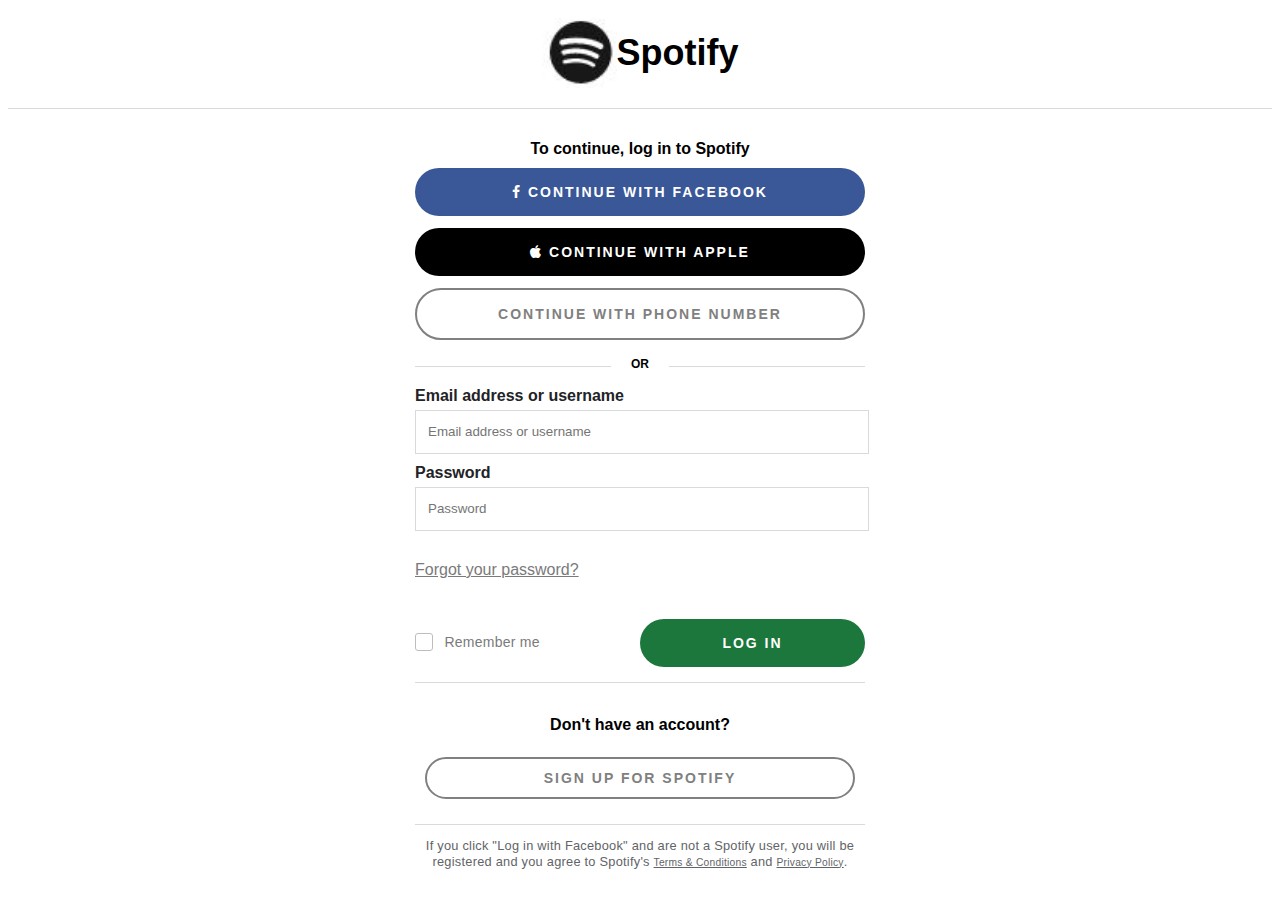
<file: pages/login.html>
<!DOCTYPE html>
<html lang="en">
  <head>
    <meta charset="UTF-8" />
    <meta name="viewport" content="width=device-width, initial-scale=1.0" />
    <title>Login-Spotify</title>
    <link rel="stylesheet" href="../assets/styling/login.css" />
    <link
      rel="stylesheet"
      href="https://stackpath.bootstrapcdn.com/font-awesome/4.7.0/css/font-awesome.min.css"
    />
  </head>
  <body>
    <div class="header">
      <a href="../index.html" id="spot">
        <img
          src="../assets/images/Spotify_Logo_auth.jpg"
          id="logo"
          alt="logo"
        />
        <h1 id="spotify">Spotify</h1>
      </a>
    </div>
    <div class="loginbody">
      <h1 id="continue">To continue, log in to Spotify</h1>
      <div class="btn">
        <a href="#">
          <button class="fbbtn" id="fbbtn">
            <i class="fa fa-facebook"></i> Continue with Facebook
          </button>
        </a>
      </div>
      <div class="btn">
        <a href="#">
          <button class="applebtn" id="applebtn">
            <i class="fa fa-apple"></i> Continue with Apple
          </button>
        </a>
      </div>
      <div class="btn">
        <a href="#">
          <button class="phonebtn" id="phonebtn">
            Continue with Phone Number
          </button>
        </a>
      </div>
      <div id="breakor">
        <p id="or"><span>OR</span></p>
      </div>
      <form>
        <div class="emailgroup">
          <div class="emaillab">
            <label for="email">Email address or username</label>
          </div>
          <div class="emailinp">
            <input
              type="text"
              class="input"
              placeholder="Email address or username"
              required
            />
          </div>
        </div>
        <div class="passgroup">
          <div class="passlab">
            <label for="pass">Password</label>
          </div>
          <div class="passinp">
            <input type="password" class="input" placeholder="Password" required />
          </div>
        </div>
        <div class="forgotgroup">
          <a href="#" id="forgot">Forgot your password?</a>
        </div>
        <div class="but_rem">
          <div id="remembergroup">
            <label>
              <input type="checkbox" id="remember" value />
              <span class="remcheckmark"></span>
              <span id="irem">Remember me</span>
            </label>
          </div>
          <div class="submitbtn">
            <button id="submit">LOG IN</button>
          </div>
        </div>
      </form>
      <div class="noaccount">
        <h2 id="dont">Don't have an account?</h2>
        <div class="signupbtn">
            <a href="./signUp.html">
                <button class="phonebtn" id="phonebtn" style="padding: 12px 48px;">
                  Sign up for spotify
                </button>
            </a>
        </div>
      </div>
      <div class="tc">
        <p>If you click "Log in with Facebook" and are not a Spotify user, you will be registered and you agree to Spotify's <a href="#">Terms & Conditions</a> and <a href="#">Privacy Policy</a>.</p>
      </div>
    </div>
  </body>
</html>
</file>
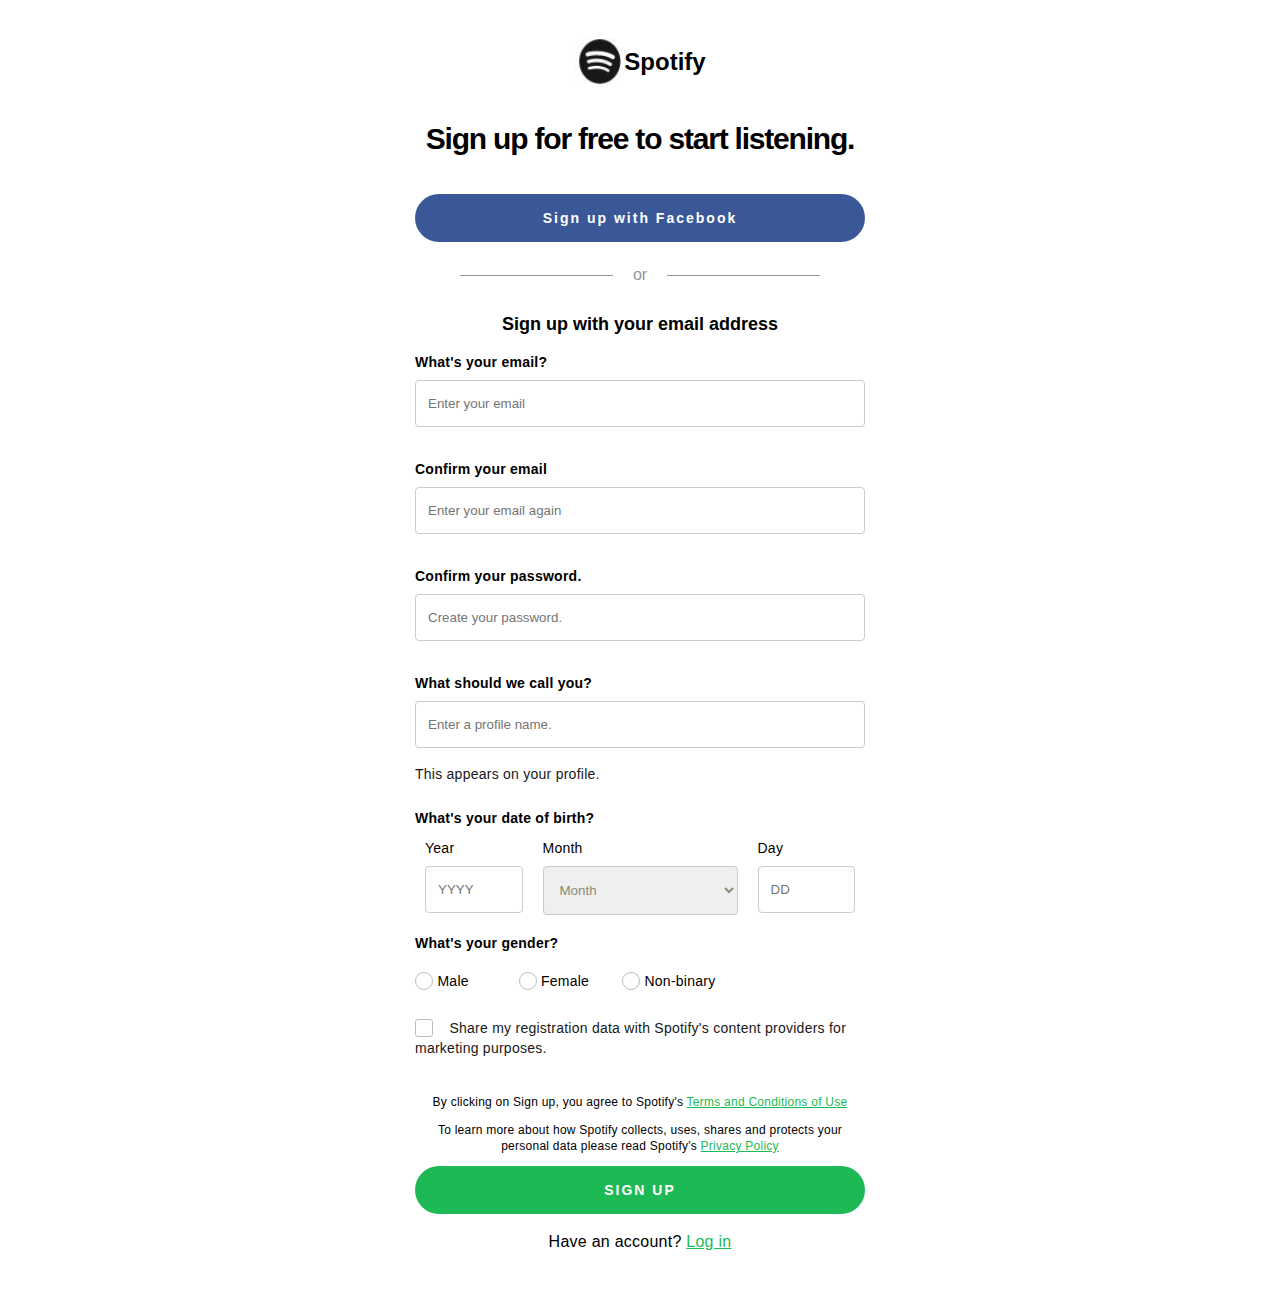
<file: pages/signUp.html>
<!DOCTYPE html>
<html lang="en">
  <head>
    <meta charset="UTF-8" />
    <meta name="viewport" content="width=device-width, initial-scale=1.0" />
    <title>Sign up - Spotify</title>
    <link rel="stylesheet" href="../assets/styling/signup.css" />
    <script src='https://www.google.com/recaptcha/api.js'></script>
  </head>
  <body>
    <div id="spotsign">
      <a href="../index.html" id="spot">
        <img
          src="../assets/images/Spotify_Logo_auth.jpg"
          id="logo"
          alt="logo"
        />
        <h2>Spotify</h2>
      </a>
      <h2 id="free">Sign up for free to start listening.</h2>
    </div>
    <div id="fb">
      <a href="#">
        <button id="fbbtn">Sign up with Facebook</button>
      </a>
    </div>
    <div id="breakor">
      <p id="or"><span>or</span></p>
    </div>
    <form>
      <h2 id="formh2">Sign up with your email address</h2>
      <div class="group" id="emailgroup">
        <div id="emaillab">
          <label for="email">What's your email?</label>
        </div>
        <div id="emailinp">
          <input
            type="email"
            placeholder="Enter your email"
            id="email"
            value
            required
          />
        </div>
      </div>
      <div class="group" id="confirmemailgroup">
        <div id="confirmemaillab">
          <label for="cemail">Confirm your email</label>
        </div>
        <div id="confirmemailinp">
          <input
            type="email"
            placeholder="Enter your email again"
            id="cemail"
            value
            required
          />
        </div>
      </div>
      <div class="group" id="passwordgroup">
        <div id="passwordlab">
          <label for="pass">Confirm your password.</label>
        </div>
        <div id="passwordinp">
          <input
            type="password"
            placeholder="Create your password."
            id="pass"
            value
            required
          />
        </div>
      </div>
      <div class="group" id="namegroup">
        <div id="namelab">
          <label for="pname">What should we call you?</label>
        </div>
        <div id="nameinp">
          <input
            type="text"
            placeholder="Enter a profile name."
            id="pname"
            value
            required
          />
        </div>
        <div id="nameinfo">This appears on your profile.</div>
      </div>
      <div class="group" id="dobgroup">
        <div id="doblab">
          <label>What's your date of birth?</label>
        </div>
        <div class="dobparent">
          <div class="year">
            <div id="yearlab">
              <label for="year">Year</label>
            </div>
            <div id="yearinp">
              <input
                type="number"
                placeholder="YYYY"
                id="year"
                value
                required
              />
            </div>
          </div>
          <div class="month">
            <div id="monthlab">
              <label for="month">Month</label>
            </div>
            <div id="monthinp">
              <select name="month" id="month" placeholder="Month" required>
                <option disabled selected>Month</option>
                <option value="01">January</option>
                <option value="02">February</option>
                <option value="03">March</option>
                <option value="04">April</option>
                <option value="05">May</option>
                <option value="06">June</option>
                <option value="07">July</option>
                <option value="08">August</option>
                <option value="09">September</option>
                <option value="10">October</option>
                <option value="11">November</option>
                <option value="12">December</option>
              </select>
            </div>
          </div>
          <div class="day">
            <div id="daylab">
              <label for="day">Day</label>
            </div>
            <div id="dayinp">
              <input type="number" placeholder="DD" id="day" value required />
            </div>
          </div>
        </div>
        <div class="group" id="gendergroup">
          <div id="genderlab">
            <label>What's your gender?</label>
          </div>
          <div id="genderinp">
            <label>
              <input
                type="radio"
                name="gender"
                id="male"
                value="male"
                class="radio"
                required
              />
              <span class="checkmark"></span>
              <span>Male</span>
            </label>
            <label>
              <input
                type="radio"
                name="gender"
                id="female"
                value="female"
                class="radio"
                required
              />
              <span class="checkmark"></span>
              <span>Female</span>
            </label>
            <label>
              <input
                type="radio"
                name="gender"
                id="nonb"
                value="non-binary"
                class="radio"
                required
              />
              <span class="checkmark"></span>
              <span>Non-binary</span>
            </label>
          </div>
        </div>
        <div class="group" id="sharegroup">
          <label>
            <input type="checkbox" id="share" value required />
            <span class="sharecheckmark"></span>
            <span id="ishare">Share my registration data with Spotify's content providers for
              marketing purposes.</span>
          </label>
        </div>
        <div class="g-recaptcha" data-sitekey="6LfDIs4ZAAAAAOLRBDS6l0JzIgvW3L8JTHSEbQ3U"></div>
        <div class="endform">
            <p>By clicking on Sign up, you agree to Spotify's <span><a href="#" class="link">Terms and Conditions of Use</a></span></p>
            <p>To learn more about how Spotify collects, uses, shares and protects your personal data please read Spotify's <span><a href="#" class="link">Privacy Policy</a></span></p>
            <div class="submit">
                <button type="submit" id="submitbtn">SIGN UP</button>
            </div>
            <p id="log">Have an account? <span><a href="./login.html" class="link">Log in</a></span></p>
        </div>
      </div>
    </form>
  </body>
</html>
</file>
<file: assets/styling/login.css>
body {
    font-family: spotify-circular, Helvetica, Arial, sans-serif;
}

.header {
    padding-bottom: 10px;
    border-bottom: 1px solid rgb(217, 218, 220);
}

#spot {
    display: flex;
    flex-direction: row;
    justify-content: center;
    align-items: center;
    text-decoration: none;
    color: black;
}

#logo {
    width: 75px;
    height: 70px;
}

#spotify {
    font-size: 36px;
    font-weight: 700;
}

.loginbody {
    max-width: 450px;
    margin: auto;
    padding-top: 20px;
}

#continue {
    text-align: center;
    font-size: 16px;
    letter-spacing: normal;
    font-weight: 700;
    line-height: 1.1;
}

.btn {
    margin-bottom: 12px;
}

.fbbtn,.applebtn,.phonebtn{
    width: 100%;
    border: 0px;
    border-radius: 500px;
    cursor: pointer;
    display: inline-block;
    font-size: 14px;
    text-transform: uppercase;
    font-weight: 700;
    letter-spacing: 2px;
    line-height: 1;
    text-align: center;
    padding: 17px 48px;
}
#fbbtn{
    background-color: rgb(58, 88, 151);
    color: rgb(255, 255, 255);
}

#fbbtn:hover {
    background-color: rgb(127, 152, 206);
}

#applebtn{
    background-color: black;
    color: white;
}

#applebtn:hover{
    background-color: rgb(59, 58, 58);
}

#phonebtn{
    background-color: white;
    color: grey;
    border: 2px solid grey;
}

#phonebtn:hover{
    background-color: grey;
    color: white;
}

#breakor {
    display: flex;
    justify-content: center;
}

#or {
    width: 100%;
    text-align: center;
    border-bottom: 1px solid rgb(217,218,220);
    line-height: 0.1em;
    margin: 10px 0 20px;
}

#or span {
    background: #fff;
    padding: 0 20px;
    font-size: 12px;
    font-weight: 700;
}

label{
    display: inline-block;
    color: rgb(34,35,38);
    max-width: 100%;
    margin-bottom: 5px;
    font-weight: 700;
}
.input{
    width: 95%;
    height: 30px;
    padding: 6px 12px;
    background-color: #fff;
    background-image: none;
    border: 1px solid #d9dadc;
    margin-bottom: 10px;
}

.forgotgroup{
    padding: 20px 0px 20px 0px;
}

#forgot{
    font-size: 16px;
    color: rgb(122, 122, 122);
}

#forgot:hover{
    color: rgb(29, 185, 84);
}

#remembergroup label, .submitbtn #submit{
    margin-top: 20px;
    font-weight: 700;
    cursor: pointer;
}

#remember {
    border: 0px;
    clip: rect(0px, 0px, 0px, 0px);
    height: 1px;
    margin: 0px;
    overflow: hidden;
    padding: 0px;
    position: absolute;
    width: 1px;
}

#irem {
    color:rgb(122, 122, 122);
    font-size: 14px;
    font-weight: 400;
    line-height: 20px;
    letter-spacing: 0.25px;
    padding-left: 7px;
    padding-right: 24px;
}

.remcheckmark {
    background: transparent;
    border-radius: 3px;
    display: inline-block;
    height: 16px;
    position: relative;
    user-select: none;
    width: 16px;
    top: 4px;
    border: 1px solid rgb(189, 189, 189);
}

label input:checked~.remcheckmark:after {
    display: block;
}

label:hover input~.remcheckmark {
    border: 1px solid rgb(29, 185, 84);
}

label input:checked~.remcheckmark {
    background-color: rgb(29, 185, 84);
}

.remcheckmark:after {
    content: "";
    position: absolute;
    display: none;
}

label .remcheckmark:after {
    top: 2px;
    left: 5px;
    height: 8px;
    width: 4px;
    border: solid white;
    border-width: 0px 2px 2px 0px;
    -webkit-transform: rotate(45deg);
    -ms-transform: rotate(45deg);
    transform: rotate(45deg);
}

.but_rem{
    display: flex;
    flex-direction: row;
    align-items: center;
}

.submitbtn, #remembergroup{
    flex: 1;
}

#submit{
    width: 100%;
    border: 0px;
    border-radius: 500px;
    cursor: default;
    display: inline-block;
    font-size: 14px;
    font-weight: 700;
    letter-spacing: 2px;
    line-height: 1;
    text-align: center;
    transform: translate3d(0px, 0px, 0px);
    padding: 17px 48px;
    background-color: rgb(27, 119, 59);
    color: rgb(255, 255, 255);
}
#submit:hover{
    background-color: rgb(29, 185, 84);
}

form{
    padding-bottom: 15px;
    border-bottom: 1px solid rgb(217, 218, 220);
}

#dont{
    padding-top: 20px;
    text-align: center;
    font-size: 16px;
    letter-spacing: normal;
    font-weight: 700;
    line-height: 1.1;
}

.signupbtn{
    padding: 10px;
}

.noaccount{
    padding-bottom: 15px;
    border-bottom: 1px solid rgb(217, 218, 220);
}

.tc p,.tc p a{
    text-align: center;
    font-size: .8em;
    font-weight: 400;
    line-height: 16px;
    letter-spacing: 0.25px;
    color: #616467;
}

@media only screen and (max-width: 600px) {
    .loginbody {
        max-width: 390px;
        margin: auto;
    }
}

@media only screen and (max-width: 380px) {
    .loginbody {
        max-width: 330px;
        margin: auto;
    }
}

@media only screen and (max-width: 360px) {
    .loginbody {
        max-width: 300px;
        margin: auto;
    }
}

@media only screen and (max-width: 300px) {
    .loginbody {
        max-width: 270px;
        margin: auto;
    }
}
</file>
<file: assets/styling/signup.css>
body {
    max-width: 450px;
    margin: auto;
    font-family: spotify-circular, Helvetica, Arial, sans-serif;
}

#spotsign {
    padding-top: 28px;
    padding-bottom: 12px;
}

#spot {
    width: auto;
    display: flex;
    flex-direction: row;
    justify-content: center;
    align-items: center;
    text-decoration: none;
    color: black;
}

#logo {
    width: 50px;
    height: 50px;
}

#free {
    font-size: 30px;
    text-align: center;
    line-height: 36px;
    letter-spacing: -0.04em;
    font-weight: 700;
}

#fb {
    margin-bottom: 22px;
}

#fbbtn {
    width: 100%;
    border: 0px;
    border-radius: 500px;
    cursor: pointer;
    display: inline-block;
    font-size: 14px;
    font-weight: 700;
    letter-spacing: 2px;
    line-height: 1;
    text-align: center;
    padding: 17px 48px;
    background-color: rgb(58, 88, 151);
    color: rgb(255, 255, 255);
}

#fbbtn:hover {
    transform: scale(1.05);
    background-color: rgb(127, 152, 206);
}

#breakor {
    display: flex;
    justify-content: center;
}

#or {
    width: 80%;
    text-align: center;
    border-bottom: 1px solid rgb(148, 147, 147);
    line-height: 0.1em;
    margin: 10px 0 20px;
}

#or span {
    background: #fff;
    color: rgb(148, 148, 148);
    padding: 0 20px;
}

#formh2 {
    text-align: center;
    font-size: 18px;
    line-height: 26px;
    letter-spacing: 0px;
    font-weight: 700;
}

.group {
    padding-bottom: 24px;
}

#emaillab,
#confirmemaillab,
#passwordlab,
#namelab,
#doblab,
#genderlab {
    font-size: 14px;
    line-height: 20px;
    letter-spacing: 0.25px;
    font-weight: 700;
}

#email,
#cemail,
#pass,
#pname,
#year,
#day,
select {
    width: 100%;
    padding: 15px 12px;
    margin: 8px 0;
    display: inline-block;
    border: 1px solid #ccc;
    border-radius: 4px;
    box-sizing: border-box;
}

#month {
    color: rgb(139, 139, 117);
}

#nameinfo {
    color: rgb(24, 24, 24);
    font-size: 14px;
    font-weight: 400;
    line-height: 20px;
    letter-spacing: 0.25px;
    margin-top: 8px;
}

.dobparent,
#genderinp {
    display: flex;
}

#genderinp label {
    margin-top: 15px;
    width: 23%;
}

.dobparent .year,
.dobparent .day {
    -ms-flex: 1;
    flex: 1;
    padding: 10px;
}

.dobparent .month {
    flex: 2;
    padding: 10px;
}

#yearlab,
#monthlab,
#daylab {
    font-size: 14px;
    line-height: 20px;
    letter-spacing: 0.25px;
    display: flex;
    align-items: center;
    width: 100%;
}

label span {
    font-size: 14px;
    line-height: 20px;
    letter-spacing: 0.25px;
}

.radio,
#share {
    border: 0px;
    clip: rect(0px, 0px, 0px, 0px);
    height: 1px;
    margin: 0px;
    overflow: hidden;
    padding: 0px;
    position: absolute;
    width: 1px;
}

.checkmark {
    background: transparent;
    border-radius: 50%;
    display: inline-block;
    height: 16px;
    position: relative;
    user-select: none;
    width: 16px;
    flex-shrink: 0;
    align-self: flex-start;
    top: 4px;
    border: 1px solid rgb(189, 189, 189);
}

label:hover input~.checkmark,
label:hover input~.sharecheckmark {
    border: 1px solid rgb(29, 185, 84);
}

label input:checked~.checkmark,
label input:checked~.sharecheckmark {
    background-color: rgb(29, 185, 84);
}

.checkmark:after,
.sharecheckmark:after {
    content: "";
    position: absolute;
    display: none;
}

label input:checked~.checkmark:after,
label input:checked~.sharecheckmark:after {
    display: block;
}

label .checkmark:after {
    top: 4px;
    left: 4px;
    width: 8px;
    height: 8px;
    border-radius: 50%;
    background: white;
}

#ishare {
    color: rgb(24, 24, 24);
    font-size: 14px;
    font-weight: 400;
    line-height: 20px;
    letter-spacing: 0.25px;
    padding-left: 12px;
    padding-right: 24px;
}

.sharecheckmark {
    background: transparent;
    border-radius: 3px;
    display: inline-block;
    height: 16px;
    position: relative;
    user-select: none;
    width: 16px;
    top: 4px;
    border: 1px solid rgb(189, 189, 189);
}

label .sharecheckmark:after {
    top: 2px;
    left: 5px;
    height: 8px;
    width: 4px;
    border: solid white;
    border-width: 0px 2px 2px 0px;
    -webkit-transform: rotate(45deg);
    -ms-transform: rotate(45deg);
    transform: rotate(45deg);
}

#submitbtn {
    width: 100%;
    border: 0px;
    border-radius: 500px;
    cursor: default;
    display: inline-block;
    font-size: 14px;
    font-weight: 700;
    letter-spacing: 2px;
    line-height: 1;
    text-align: center;
    transform: translate3d(0px, 0px, 0px);
    padding: 17px 48px;
    background-color: rgb(29, 185, 84);
    color: rgb(255, 255, 255);
}

.endform {
    text-align: center;
}

.endform p {
    font-size: 12px;
    font-weight: 400;
    line-height: 16px;
    letter-spacing: 0.25px;
}

#log {
    font-size: 16px;
    font-weight: 400;
    line-height: 24px;
}

.link {
    color: rgb(29, 185, 84);
}

@media only screen and (max-width: 600px) {
    body {
        max-width: 390px;
        margin: auto;
    }
}

@media only screen and (max-width: 380px) {
    body {
        max-width: 330px;
        margin: auto;
    }
}

@media only screen and (max-width: 360px) {
    body {
        max-width: 300px;
        margin: auto;
    }
}

@media only screen and (max-width: 300px) {
    body {
        max-width: 270px;
        margin: auto;
    }
}
</file>
